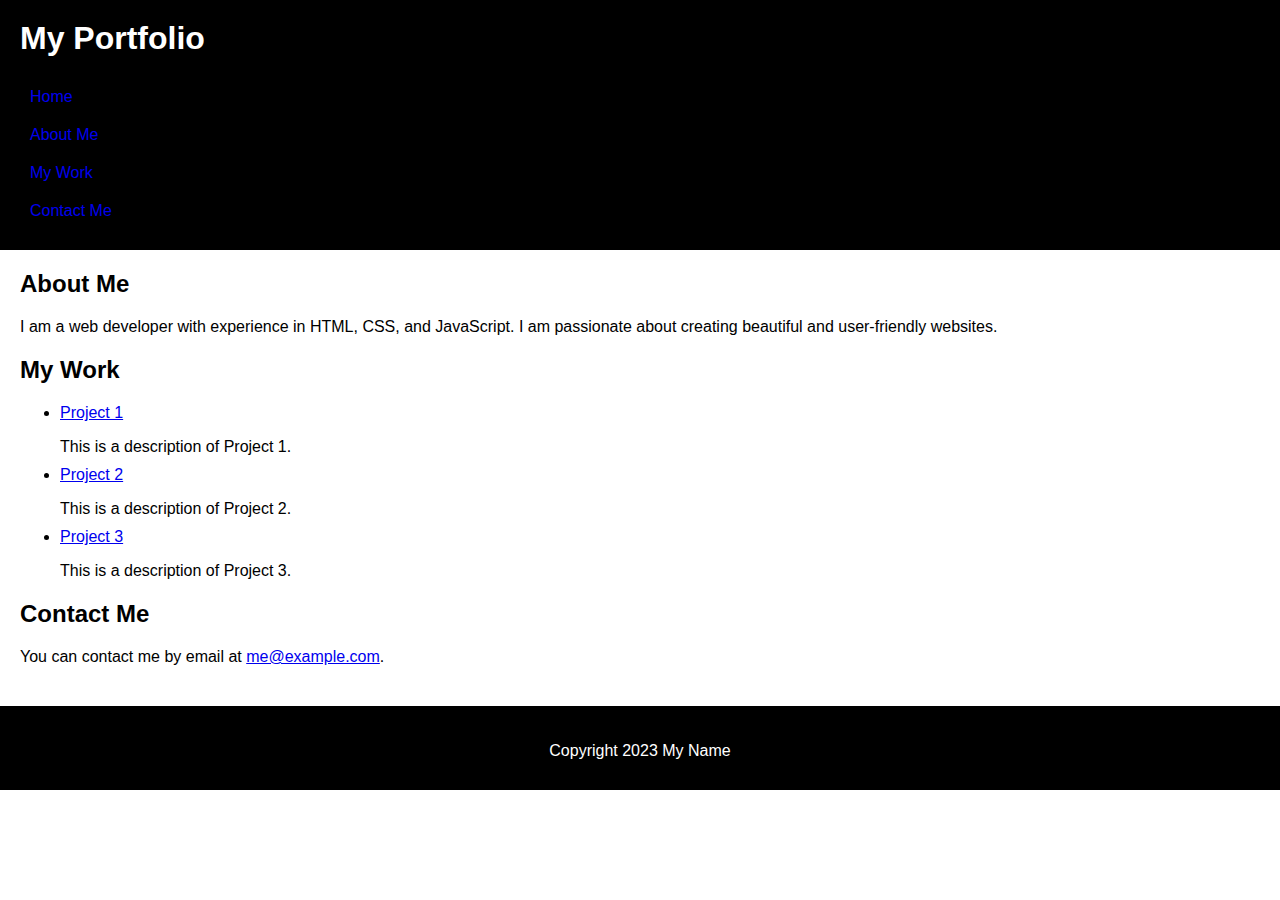
<file: Level 1/TASK 2/index.html>
<!DOCTYPE html>
<html lang="en">
<head>
  <meta charset="UTF-8">
  <meta name="viewport" content="width=device-width, initial-scale=1.0">
  <title>My Portfolio</title>
  <link rel="stylesheet" href="style.css">
</head>
<body>
  <header>
    <h1>My Portfolio</h1>
    <nav>
      <a href="#">Home</a>
      <a href="#">About Me</a>
      <a href="#">My Work</a>
      <a href="#">Contact Me</a>
    </nav>
  </header>
  <main>
    <section>
      <h2>About Me</h2>
      <p>I am a web developer with experience in HTML, CSS, and JavaScript. I am passionate about creating beautiful and user-friendly websites.</p>
    </section>
    <section>
      <h2>My Work</h2>
      <ul>
        <li>
          <a href="#">Project 1</a>
          <p>This is a description of Project 1.</p>
        </li>
        <li>
          <a href="#">Project 2</a>
          <p>This is a description of Project 2.</p>
        </li>
        <li>
          <a href="#">Project 3</a>
          <p>This is a description of Project 3.</p>
        </li>
      </ul>
    </section>
    <section>
      <h2>Contact Me</h2>
      <p>You can contact me by email at <a href="mailto:me@example.com">me@example.com</a>.</p>
    </section>
  </main>
  <footer>
    <p>Copyright 2023 My Name</p>
  </footer>
</body>
</html>
</file>
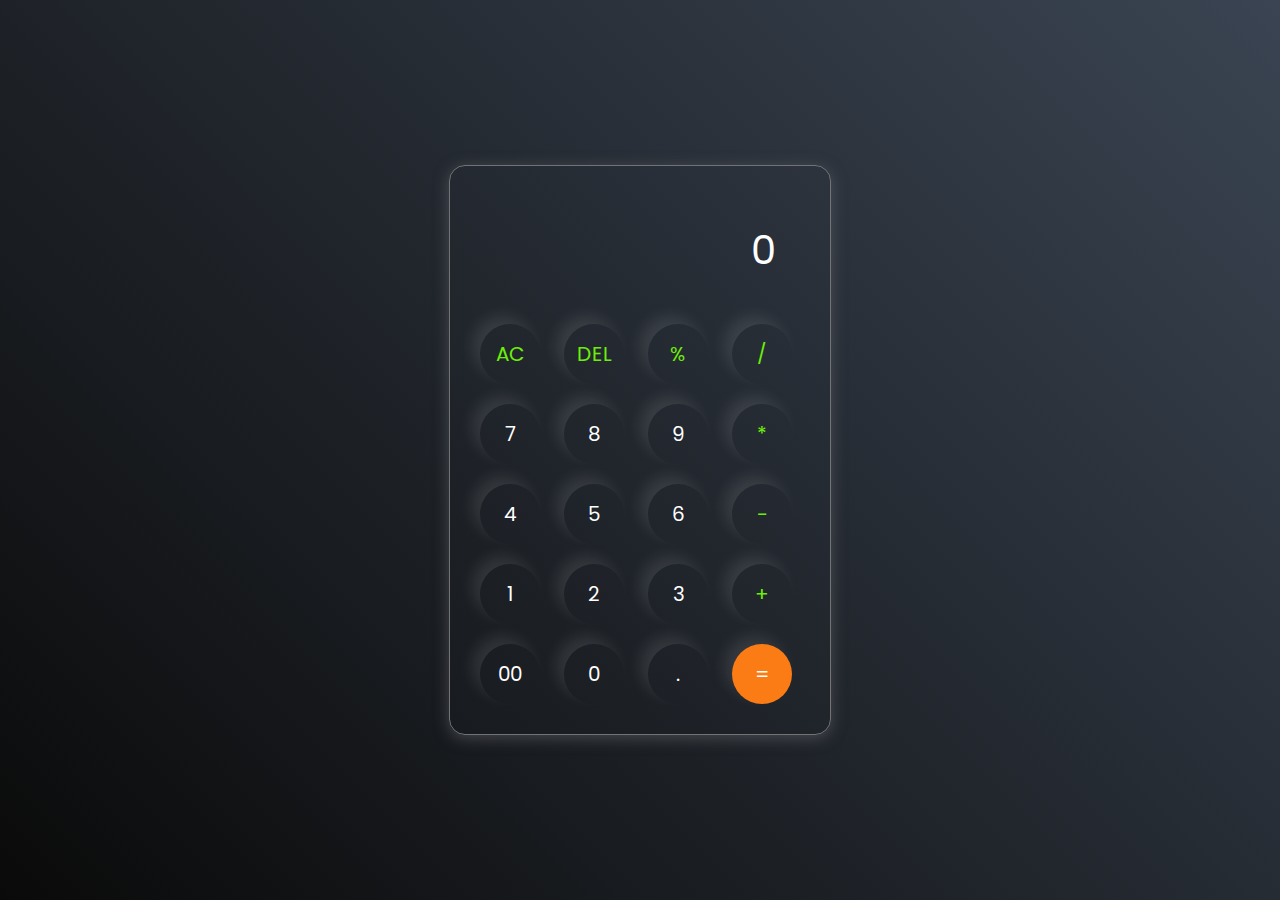
<file: Level 2/TASK 1/Calculator/index.html>
<!DOCTYPE html>
<html lang="en">
  <head>
    <meta charset="UTF-8" />
    <meta http-equiv="X-UA-Compatible" content="IE=edge" />
    <meta name="viewport" content="width=device-width, initial-scale=1.0" />
    <link rel="stylesheet" href="style.css" />
    <title>Calculator</title>
  </head>
  <body>
    <div class="container">
      <div class="calculator">
        <input type="text" id="inputBox" placeholder="0" />
        <div>
          <button class="button operator">AC</button>
          <button class="button operator">DEL</button>
          <button class="button operator">%</button>
          <button class="button operator">/</button>
        </div>
        <div>
          <button class="button">7</button>
          <button class="button">8</button>
          <button class="button">9</button>
          <button class="button operator">*</button>
        </div>
        <div>
          <button class="button">4</button>
          <button class="button">5</button>
          <button class="button">6</button>
          <button class="button operator">-</button>
        </div>
        <div>
          <button class="button">1</button>
          <button class="button">2</button>
          <button class="button">3</button>
          <button class="button operator">+</button>
        </div>

        <div>
          <button class="button">00</button>
          <button class="button">0</button>
          <button class="button">.</button>
          <button class="button equalBtn">=</button>
        </div>
      </div>
    </div>

    <script src="script.js"></script>
  </body>
</html>
</file>
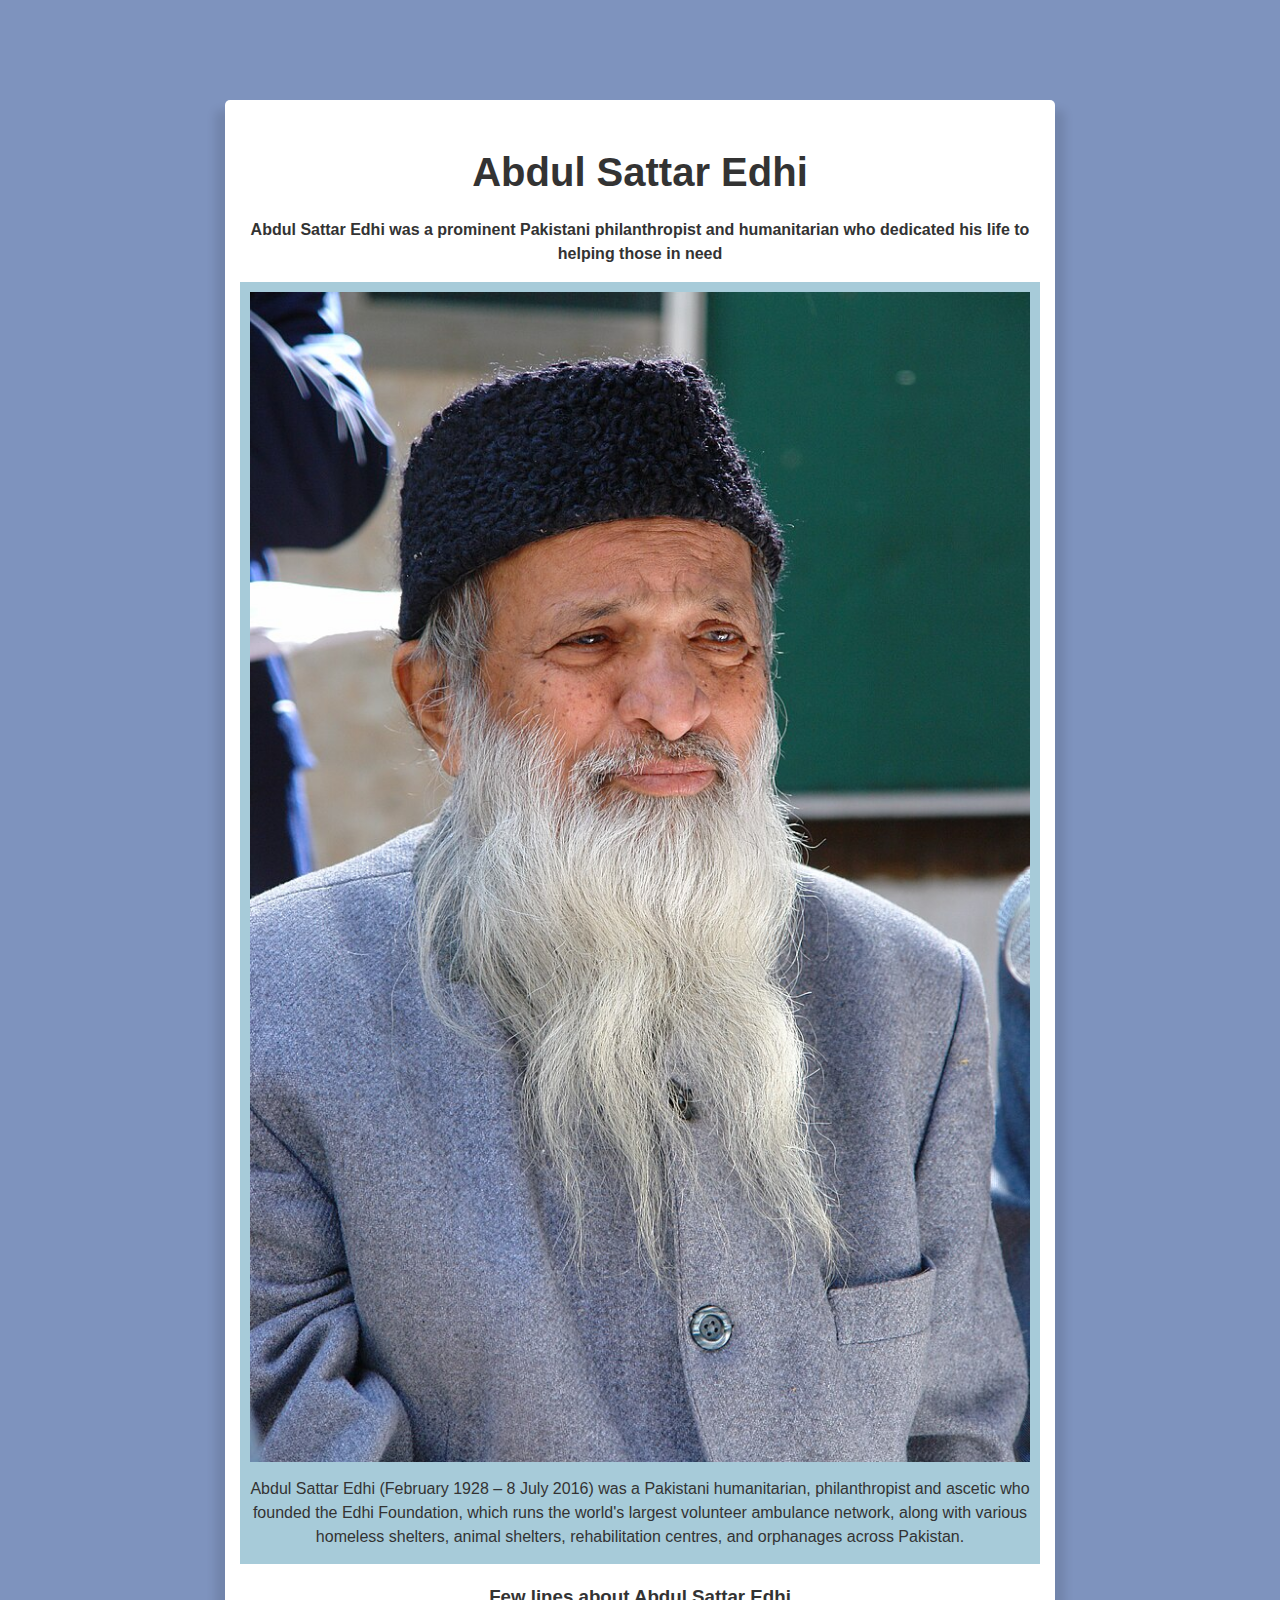
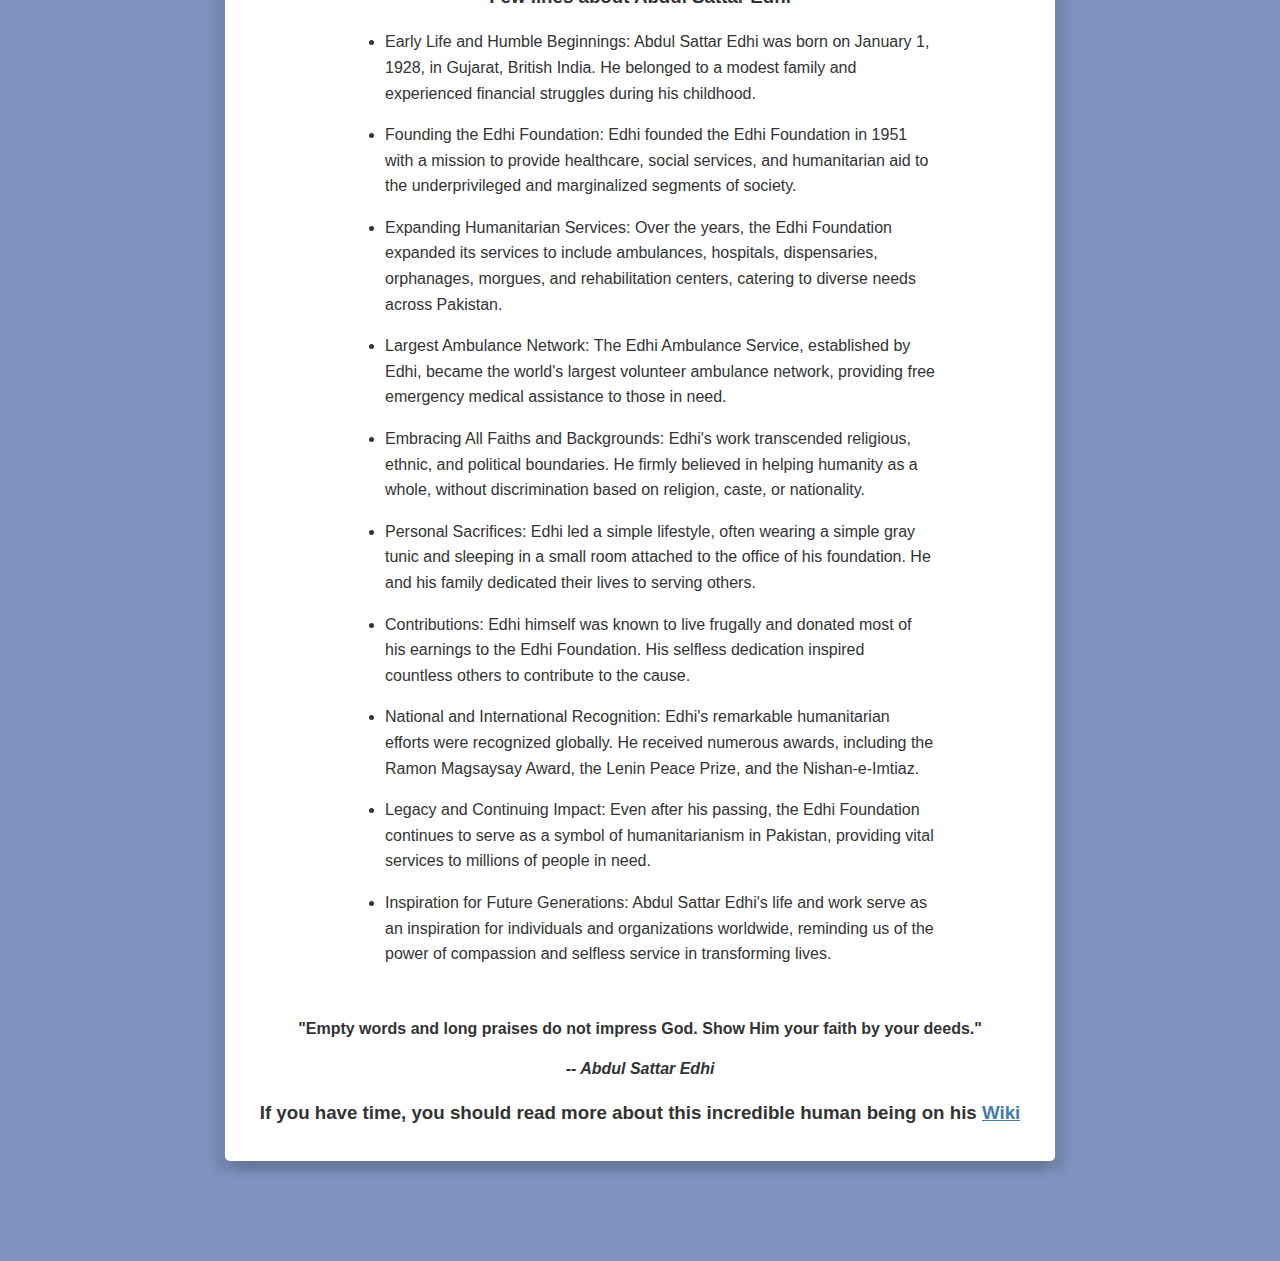
<file: Level 2/TASK 2/Tribute page/index.html>
<html lang="en">
    <head>
        <title> TRIBUTE PAGE </title>
        <link rel="stylesheet" href="index.css">
    </head>
<body>
    <main id="main">
      <div>
        <h1 id="title">Abdul Sattar Edhi</h1>
        <p><b>Abdul Sattar Edhi was a prominent Pakistani philanthropist and humanitarian who dedicated his life to helping those in need</b></p>
      </div>
      <div id="img-div">
        <img src="Abdul_Sattar_Edhi.jpg" class="tribute-img" id="image" alt="" />
        <p id="img-caption">
          Abdul Sattar Edhi (February 1928 – 8 July 2016) was a Pakistani humanitarian, philanthropist and ascetic who founded the Edhi Foundation, which runs the world's largest volunteer ambulance network, along with various homeless shelters, animal shelters, rehabilitation centres, and orphanages across Pakistan.
      </div>
      <section id="tribute-info">
        <h3>Few lines about Abdul Sattar Edhi</h3>
        <ul>
          <li>Early Life and Humble Beginnings: Abdul Sattar Edhi was born on January 1, 1928, in Gujarat, British India. He belonged to a modest family and experienced financial struggles during his childhood.</li>
          <li>Founding the Edhi Foundation: Edhi founded the Edhi Foundation in 1951 with a mission to provide healthcare, social services, and humanitarian aid to the underprivileged and marginalized segments of society.</li>
          <li>Expanding Humanitarian Services: Over the years, the Edhi Foundation expanded its services to include ambulances, hospitals, dispensaries, orphanages, morgues, and rehabilitation centers, catering to diverse needs across Pakistan.
          </li>
          <li>Largest Ambulance Network: The Edhi Ambulance Service, established by Edhi, became the world's largest volunteer ambulance network, providing free emergency medical assistance to those in need.</li>
          <li>Embracing All Faiths and Backgrounds: Edhi's work transcended religious, ethnic, and political boundaries. He firmly believed in helping humanity as a whole, without discrimination based on religion, caste, or nationality.</li>
          <li>Personal Sacrifices: Edhi led a simple lifestyle, often wearing a simple gray tunic and sleeping in a small room attached to the office of his foundation. He and his family dedicated their lives to serving others.</li>
          <li>Contributions: Edhi himself was known to live frugally and donated most of his earnings to the Edhi Foundation. His selfless dedication inspired countless others to contribute to the cause.</li>
          <li>National and International Recognition: Edhi's remarkable humanitarian efforts were recognized globally. He received numerous awards, including the Ramon Magsaysay Award, the Lenin Peace Prize, and the Nishan-e-Imtiaz.
          </li>
          <li>Legacy and Continuing Impact: Even after his passing, the Edhi Foundation continues to serve as a symbol of humanitarianism in Pakistan, providing vital services to millions of people in need.</li>
          <li>Inspiration for Future Generations: Abdul Sattar Edhi's life and work serve as an inspiration for individuals and organizations worldwide, reminding us of the power of compassion and selfless service in transforming lives.
          </li>
        </ul>
          <p><b>"Empty words and long praises do not impress God. Show Him your faith by your deeds."</b></p>
          <cite><b> -- Abdul Sattar Edhi </b></cite>
        </blockquote>
      </section>
      <h3>
        If you have time, you should read more about this incredible human being
        on his
        <a href="https://en.wikipedia.org/wiki/Abdul_Sattar_Edhi" id="tribute-link" target="_blank">Wiki
        </a>
      </h3>
    </main>
  </body>
</html>
</file>
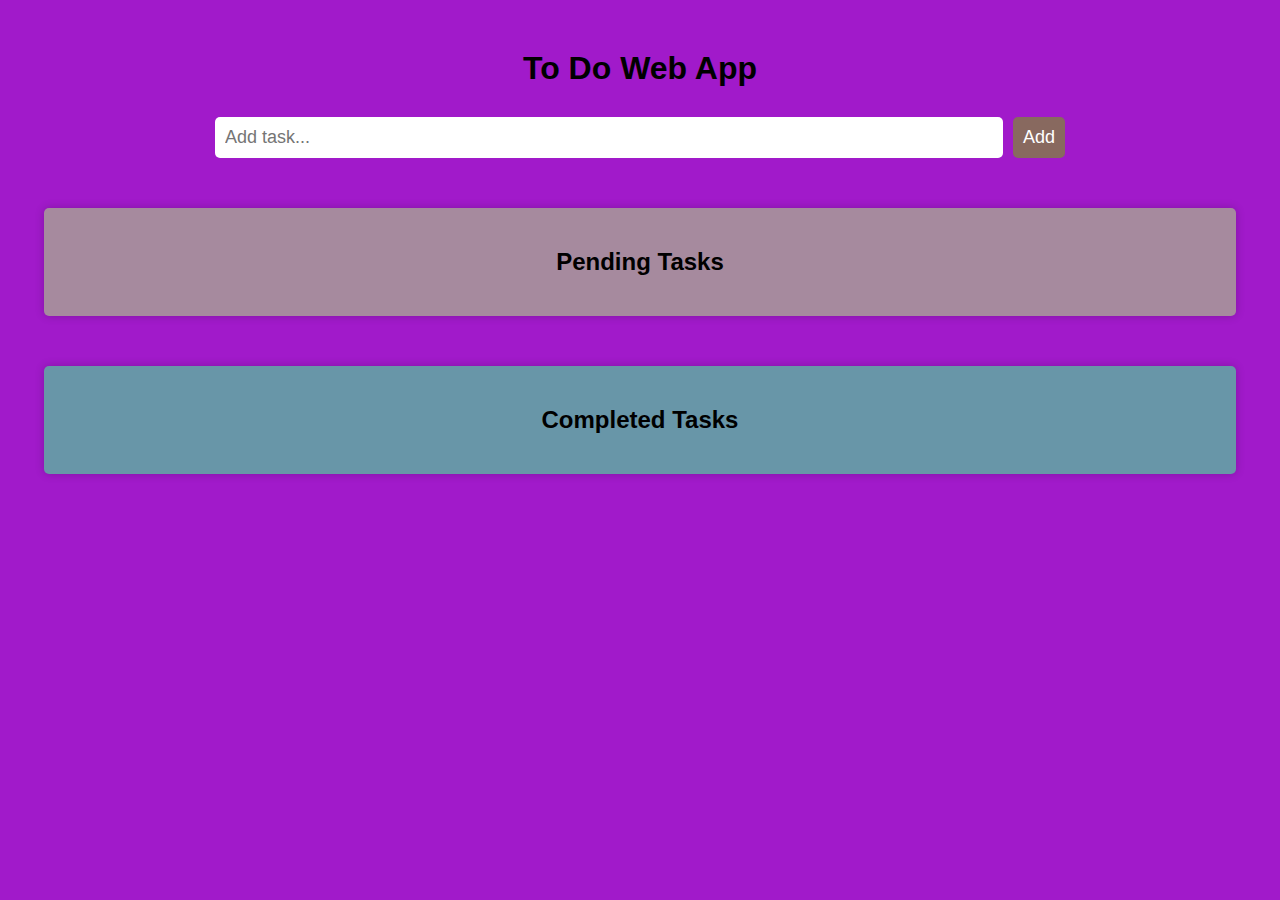
<file: Level 2/TASK 3/TO DO WEBAPP/index.html>
<!DOCTYPE html>
<html>
  <head>
    <title>To-Do List </title>
    <link rel="icon" href="https://th.bing.com/th/id/OIP.w6UCH2SSZPG7tRUvQJJThwHaHa?w=203&h=203&c=7&r=0&o=5&dpr=1.3&pid=1.7">
    <link rel="stylesheet" type="text/css" href="styles.css">
  </head>
  <body>
    <h1>To Do Web App</h1>
    <form id="to-do-form">
      <input type="text" placeholder="Add task..." id="input-task">
      <button type="submit">Add</button>
    </form>

    <div id="pending-tasks">
      <h2>Pending Tasks</h2>
      <ul id="task-list">
      </ul>
    </div>

    <div id="completed-tasks">
      <h2>Completed Tasks</h2>
      <ul id="completed-list">
      </ul>
    </div>
    
    <script src="script.js"></script>
  </body>
</html>
</file>
<file: Level 1/TASK 2/style.css>
body {
    font-family: sans-serif;
    margin: 0;
  }
  
  header {
    background-color: #000;
    color: #fff;
    padding: 20px;
  }
  
  h1 {
    font-size: 2em;
    margin-top: 0;
  }
  
  nav {
    list-style: none;
    margin: 0;
    padding: 0;
  }
  
  nav a {
    display: block;
    padding: 10px;
    text-decoration: none;
  }
  
  nav a:hover {
    background-color: #ccc;
  }
  
  main {
    padding: 20px;
  }
  
  section {
    margin-bottom: 20px;
  }
  
  h2 {
    margin-top: 0;
  }
  
  p {
    margin-bottom: 10px;
  }
  
  footer {
    background-color: #000;
    color: #fff;
    padding: 20px;
    text-align: center;
  }
</file>
<file: Level 2/TASK 1/Calculator/style.css>
@import url('https://fonts.googleapis.com/css2?family=Poppins:wght@500&display=swap');

*{
    margin: 0;
    padding: 0;
    box-sizing: border-box;
    font-family: 'Poppins', sans-serif;
}

body{
    width: 100%;
    height: 100vh;
    display: flex;
    justify-content: center;
    align-items: center;
    background: linear-gradient(45deg, #0a0a0a, #3a4452);
}

.calculator{
    border: 1px solid #717377;
    padding: 20px;
    border-radius: 16px;
    background: transparent;
    box-shadow: 0px 3px 15px rgba(113, 115, 119, 0.5);

}

input{
    width: 320px;
    border: none;
    padding: 24px;
    margin: 10px;
    background: transparent;
    box-shadow: 0px 3px 15px rgbs(84, 84, 84, 0.1);
    font-size: 40px;
    text-align: right;
    cursor: pointer;
    color: #ffffff;
}

input::placeholder{
    color: #ffffff;
}

button{
    border: none;
    width: 60px;
    height: 60px;
    margin: 10px;
    border-radius: 50%;
    background: transparent;
    color: #ffffff;
    font-size: 20px;
    box-shadow: -8px -8px 15px rgba(255, 255, 255, 0.1);
    cursor: pointer;
}

.equalBtn{
    background-color: #fb7c14;
}

.operator{
    color: #6dee0a;
}
</file>
<file: Level 2/TASK 2/Tribute page/index.css>
::-webkit-scrollbar {
    width: 5px;
  }
  ::-webkit-scrollbar-thumb {
    width: 5px;
    background-color: #74638f;
  }
  html {
    font-size: 62.5%;
  }
  
  body {
    font-family: -apple-system, BlinkMacSystemFont, "Segoe UI", "Roboto",
      "Helvetica Neue", Arial, sans-serif;
    font-size: 1.6rem;
    line-height: 1.5;
    text-align: center;
    color: #333;
    background-color: #7E93BE;
    margin: 100px;
  }
  
  h1 {
    font-size: 4rem;
    margin-bottom: 0;
  }
  
  @media (max-width: 700px) {
    body {
      margin: 10px;
    }
  }
  @media (max-width: 460px) {
    h1 {
      font-size: 3.5rem;
      line-height: 1.2;
    }
  }
  
  h2 {
    font-size: 3.25rem;
  }
  
  a {
    color: #477ca7;
  }
  
  a:visited {
    color: #74638f;
  }
  
  #main {
    margin: 30px auto;
    padding: 15px;
    border-radius: 5px;
    max-width: 80rem;
    background: #fff;
    box-shadow: 10px 10px 10px rgba(0, 0, 0, 0.1),
      -10px 10px 10px rgba(0, 0, 0, 0.1);
  }
  
  @media (max-width: 460px) {
    #main {
      margin: 0;
    }
  }
  
  img {
    max-width: 100%;
    display: block;
    height: auto;
    margin: 0 auto;
  }
  
  #img-div {
    background: #A7CBD9;
    padding: 10px;
    margin: 0;
  }
  
  #img-caption {
    margin: 15px 0 5px 0;
  }
  
  @media (max-width: 460px) {
    #img-caption {
      font-size: 1.4rem;
    }
  }
  
  ul {
    max-width: 550px;
    margin: 0 auto 50px auto;
    text-align: left;
    line-height: 1.6;
  }
  
  li {
    margin: 16px 0;
  }
  
  blockquote {
    font-style: italic;
    max-width: 545px;
    margin: 0 auto 50px auto;
    text-align: left;
  }
</file>
<file: Level 2/TASK 3/TO DO WEBAPP/styles.css>
body {
    font-family: Arial, sans-serif;
    margin: 0;
    background-color: #a11aca;
  }
  
  h1 {
    text-align: center;
    margin-top: 50px;
  }
  
  #to-do-form {
    display: flex;
    justify-content: center;
    margin-top: 30px;
  }
  
  #input-task {
    padding: 10px;
    border: none;
    border-radius: 5px;
    margin-right: 10px;
    font-size: 18px;
    width: 60%;
  }
  
  button {
    padding: 10px;
    border: none;
    border-radius: 5px;
    font-size: 18px;
    cursor: pointer;
    background-color: #88695f;
    color: white;
  }
  
  #pending-tasks,
  #completed-tasks {
    width: 90%;
    margin: 50px auto;
    background-color: #fff;
    box-shadow: 0px 0px 10px 0px rgba(0, 0, 0, 0.2);
    border-radius: 5px;
    padding: 20px;
  }
  
  #pending-tasks h2,
  #completed-tasks h2 {
    text-align: center;
    margin-bottom: 20px;
  }
  
  ul {
    list-style-type: none;
    padding: 0;
    margin: 0;
  }
  
  li {
    display: flex;
    justify-content: space-between;
    align-items: center;
    padding: 10px;
    border-bottom: 1px solid #ddd;
  }
  
  li:last-child {
    border-bottom: none;
  }
  
  .completed {
    text-decoration: line-through;
    color: #aaa;
  }
  
  #pending-tasks {
    background-color: #a68a9e;
  }
  
  #completed-tasks {
    background-color: #6896a8;
  }
  
  #task-list li {
    background-color: #fff;
  }
  
  #completed-list li {
    background-color: #e6ffe6;
  }
</file>
